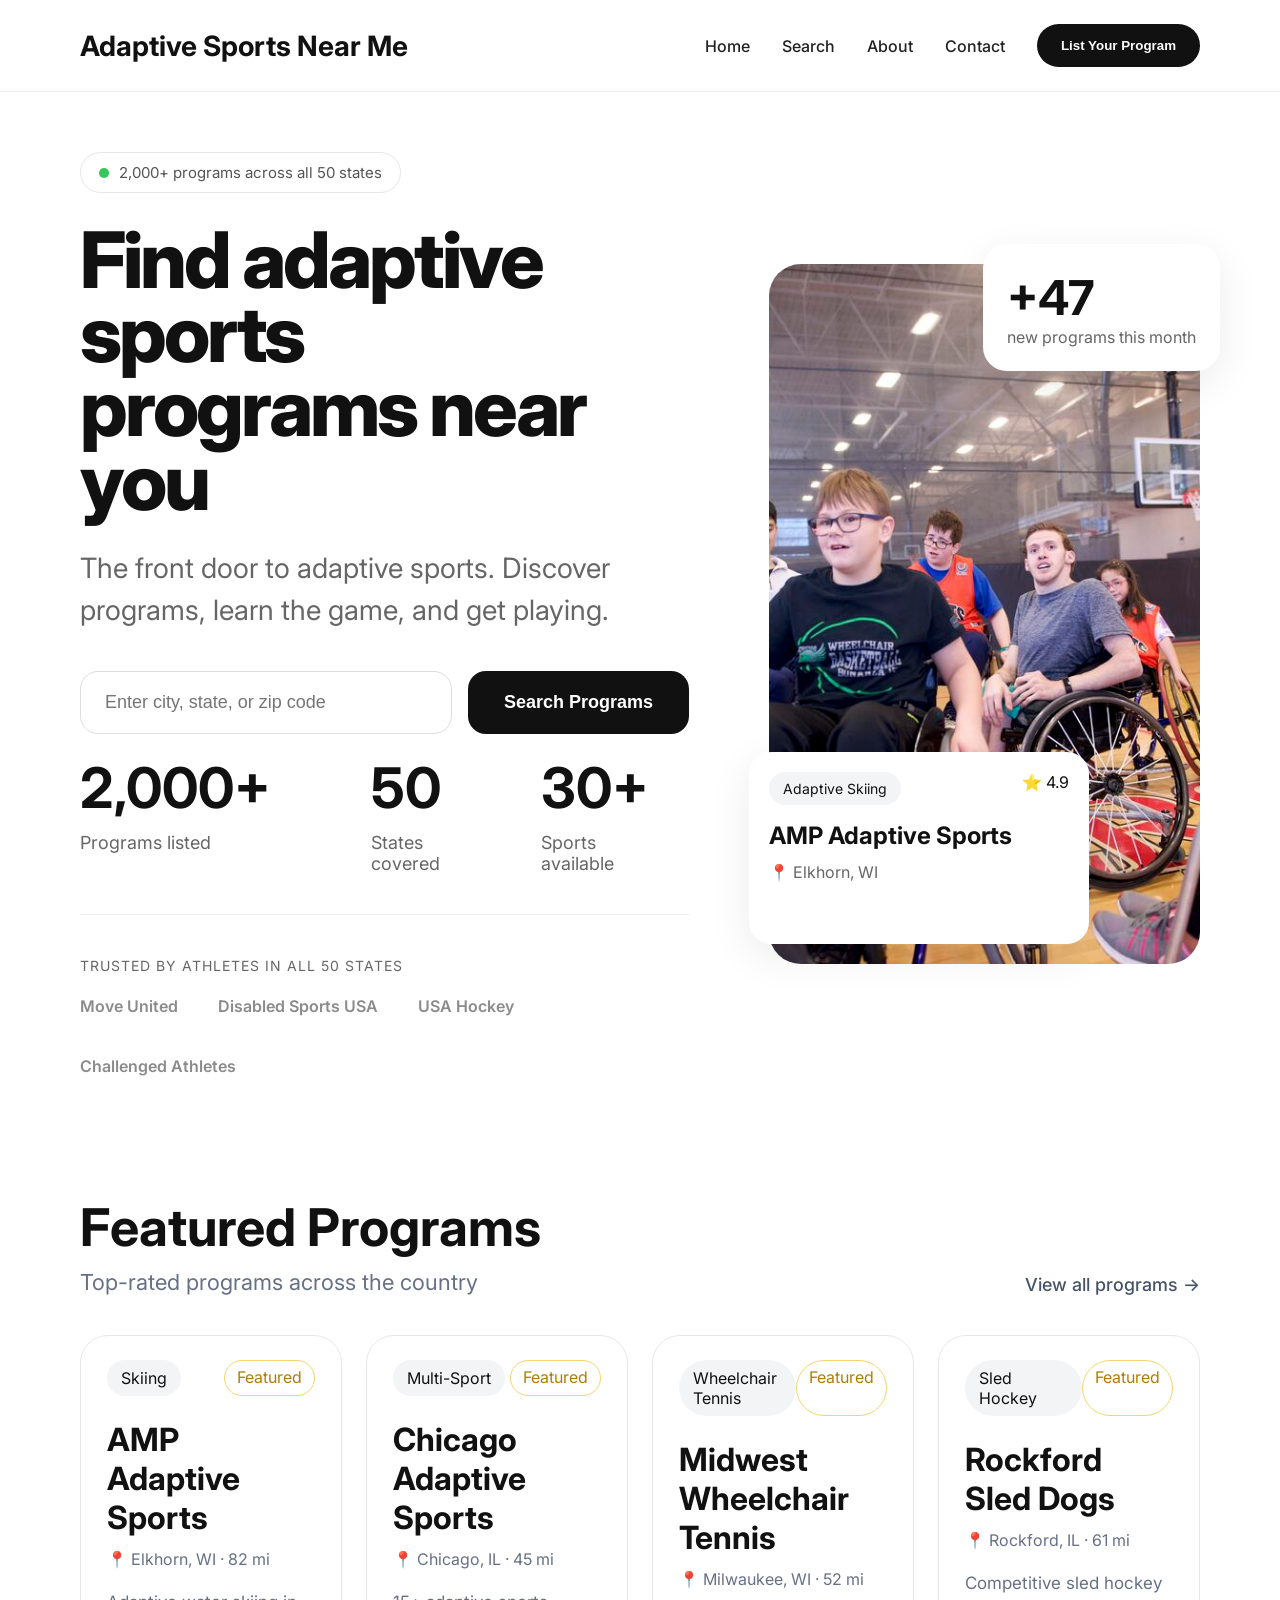
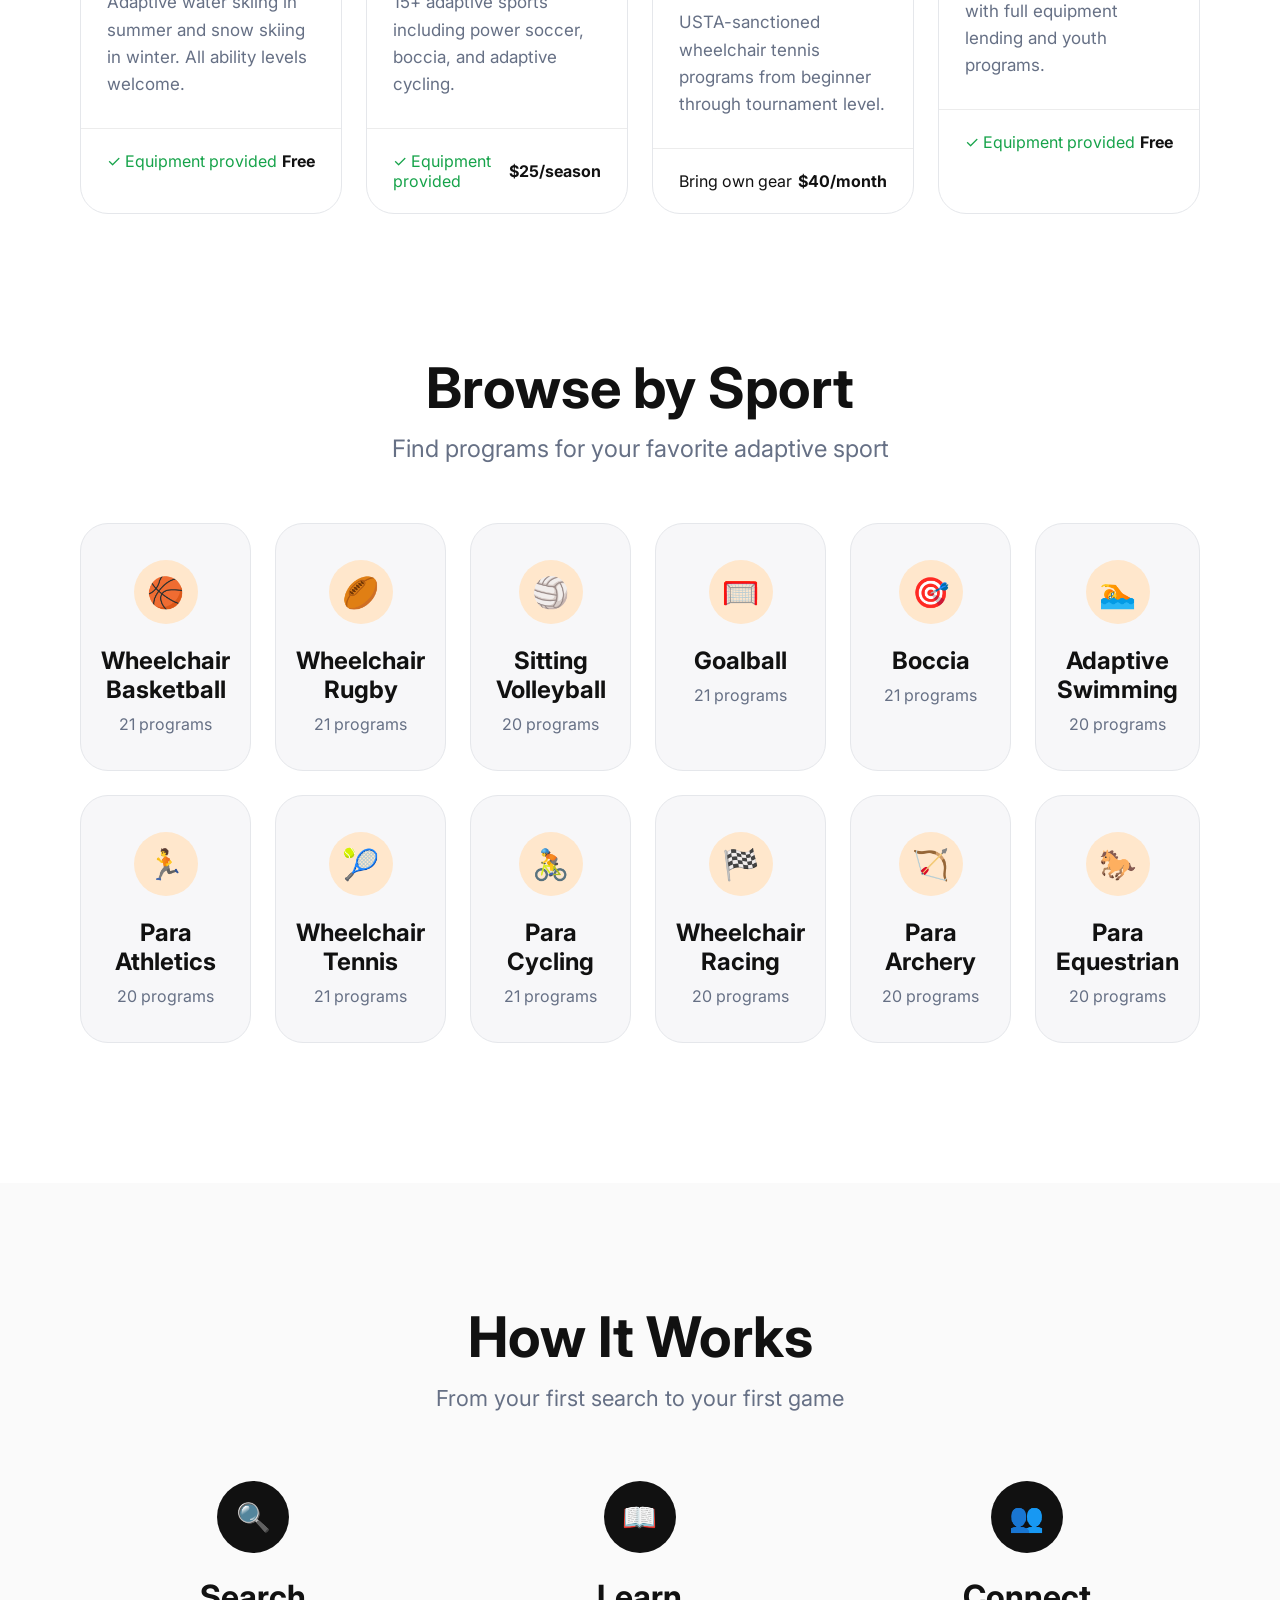
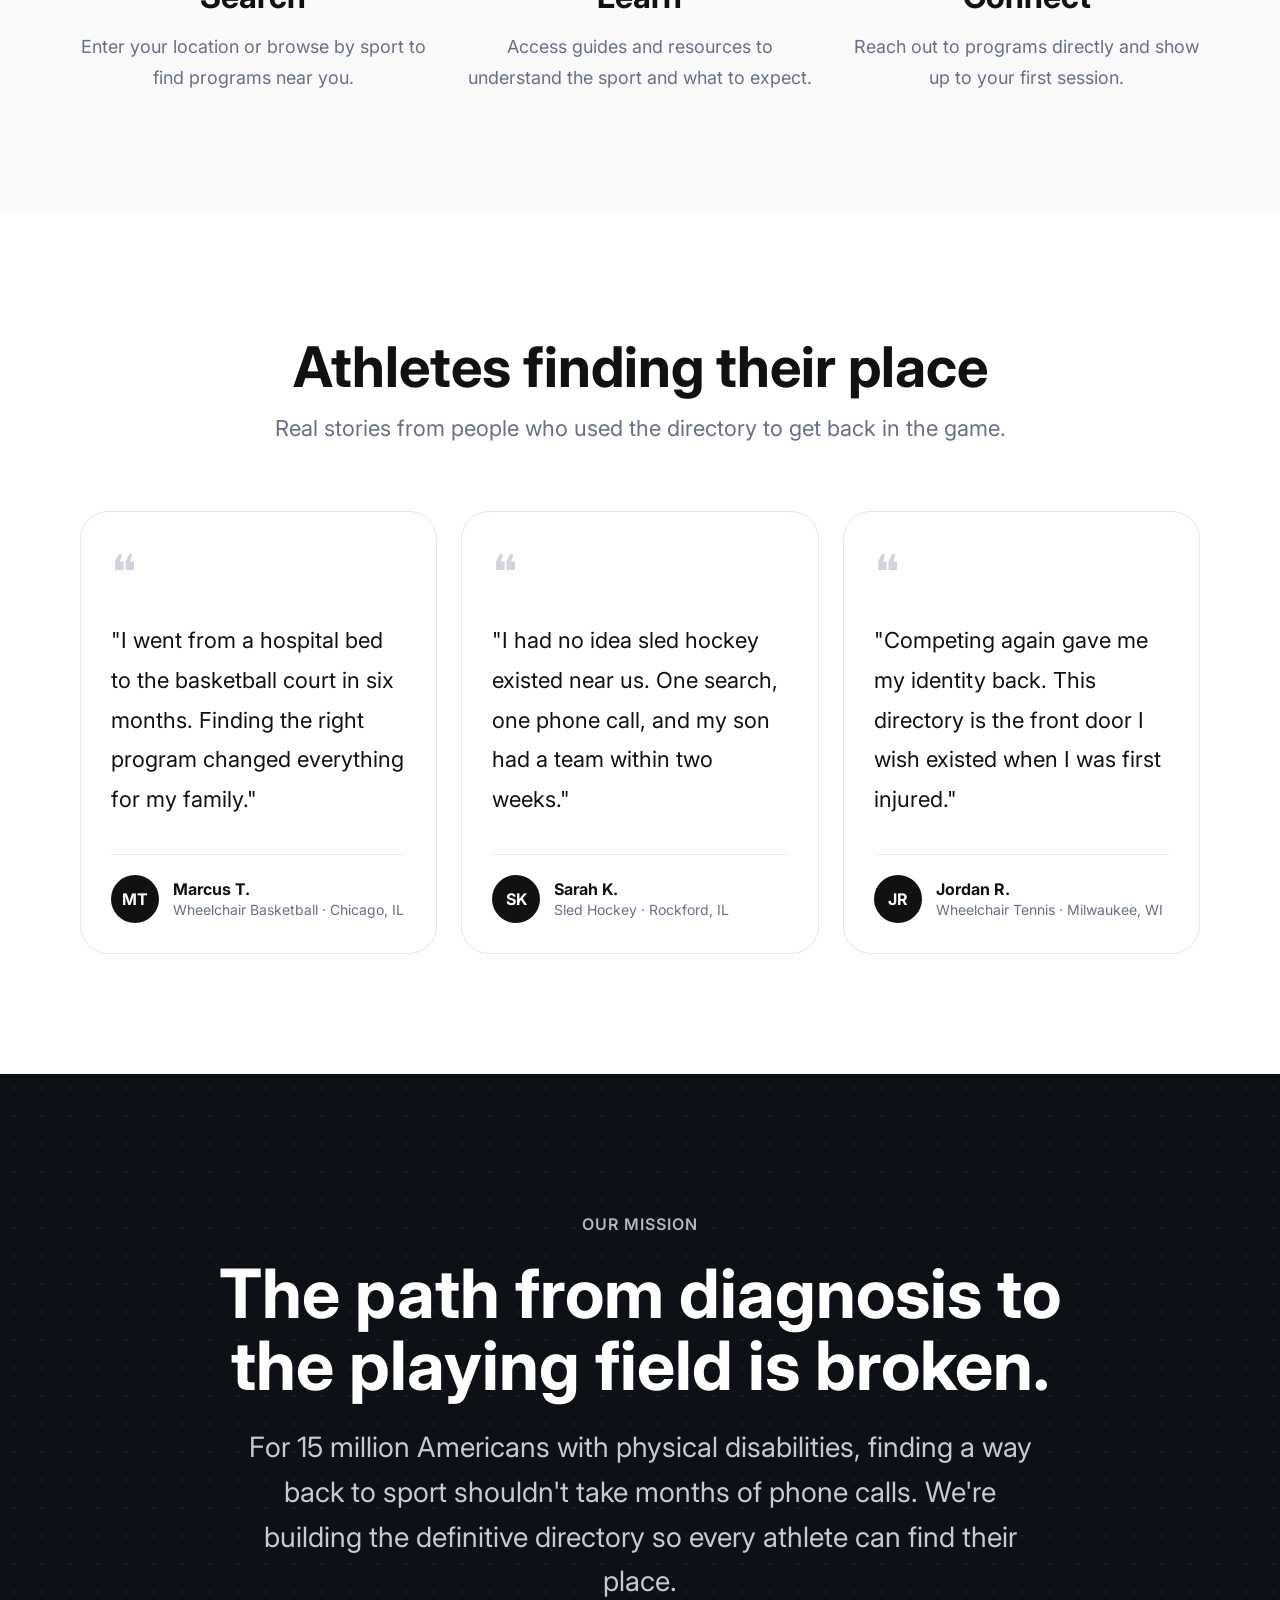
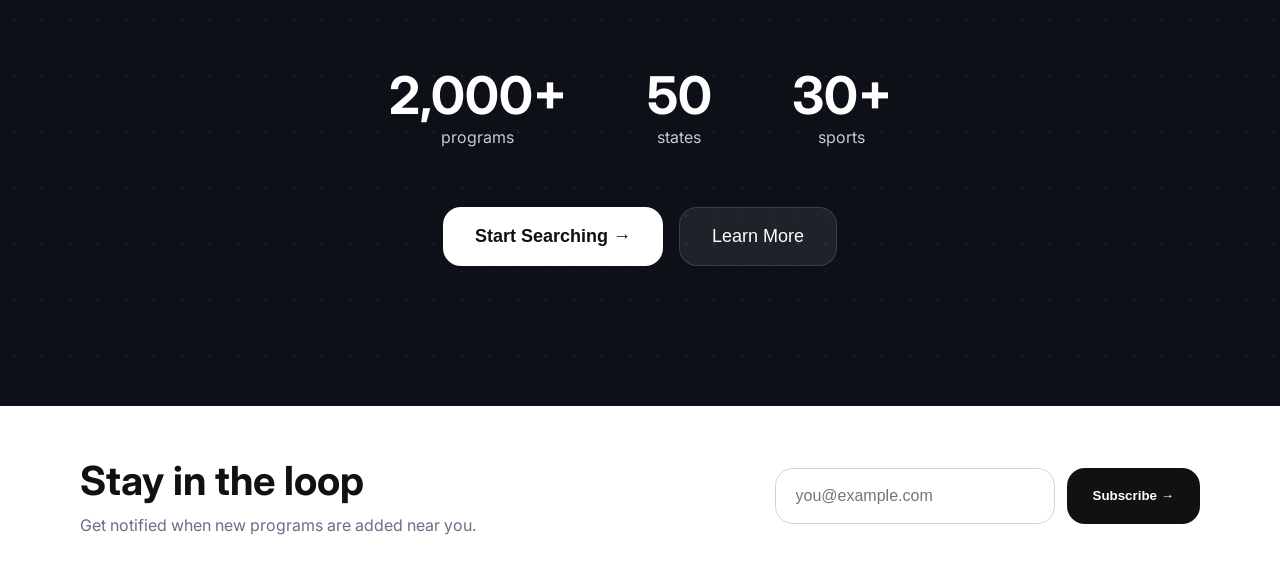
<file: app/index.html>
<!-- Hello! This is the html for the home page of ASNM, I won't be here for any other semesters that this project is worked on so here's some comments and stuff to help whoever's doing this next figure out what the heck is going on, Eventually this will be changed from a html file to a php file-->
<!DOCTYPE html>
<html lang="en">
<!-- Pretty standard head, basic stuff,only wach thing is the gogle font api, which is left over form Alec's inital AI demo
All styling for all pages across the entire ASMN website are stored on the style.css page, which is relatively inefficent as a lot of 
extra unneeded styling is loaded, but it isn't bad enough to warrent me fixing quite yet-->
<head>
    <meta charset="UTF-8">
    <meta name="viewport" content="width=device-width, initial-scale=1.0">
    <title>Adaptive Sports Near Me</title>
    <link rel="stylesheet" href="style.css">
    <link rel="icon" type="image/x-icon" href="./img/asnm.jpg">
    <link href="https://fonts.googleapis.com/css2?family=Inter:wght@300;400;500;600;700;800&display=swap" rel="stylesheet">
</head>
<body>
    <!-- This is the html for the navigation bar, again all pretty standard, has the logo text in the top left, and then links
    to all of the other sites on the right, as well as a button that currently does nothing which will eventually allow you to manually enter data
    into the sql database-->
    <header class="navbar">
        <div class="logo">Adaptive Sports Near Me
        </div>
        <nav>
            <a href="./index.html">Home</a>
            <a href="./search/index.php">Search</a>
            <a href="./about/index.html">About</a>
            <a href="#">Contact</a>
            <button class="nav-btn">List Your Program</button>
        </nav>
    </header>
    <!--This is the html for the main section of the home page, the main thing here is the search bar, which wile currently not working, will eventually call the same funciton as the search bar on the search page, which will show the user the programs best suited for them-->
    <section class="hero">

        <div class="hero-content">

            <div class="badge">
                <span class="dot"></span>
                2,000+ programs across all 50 states
            </div>

            <h1>
                Find adaptive sports
                <br>
                programs near you
            </h1>

            <p>
                The front door to adaptive sports. Discover programs,
                learn the game, and get playing.
            </p>

            <div class="search-area">
                <input
                    type="text"
                    placeholder="Enter city, state, or zip code"
                >
                <button>Search Programs</button>
            </div>

            
            <!--Stats stuff isn't live yet, but the plan for once the database stuff is actually all worked out is for these stats to be live, the number of programs listed will be rounded to the nearest 50, the number of states covered will be exact, and the number of sports availabe will also be exact -->
            <div class="stats">

                <div class="stat">
                    <h2>2,000+</h2>
                    <span>Programs listed</span>
                </div>

                <div class="stat">
                    <h2>50</h2>
                    <span>States covered</span>
                </div>

                <div class="stat">
                    <h2>30+</h2>
                    <span>Sports available</span>
                </div>

            </div>
            <!-- This part will probably just be changed once we have some actual user testimonal-->
            <div class="trusted">
                <p>TRUSTED BY ATHLETES IN ALL 50 STATES</p>

                <div class="logos">
                    <span>Move United</span>
                    <span>Disabled Sports USA</span>
                    <span>USA Hockey</span>
                    <span>Challenged Athletes</span>
                </div>
            </div>

        </div>

        <div class="hero-image">
            <!-- Hard coded right now, but when updated to php this will be a count of all of the programs added to instnaces in the last 30 days.-->
            <div class="floating-card">
                <h3>+47</h3>
                <span>new programs this month</span>
            </div>

            <img src= "./img/coach.jpg">
            <!-- When this page is made dynamic this will take the highest rated program that was added in the last 5 days and display it, if no programs have been added, then just use the last displayed program-->
            <div class="program-card">
                <div class="card-top">
                    <span class="tag">Adaptive Skiing</span>
                    <span>⭐ 4.9</span>
                </div>

                <h4>AMP Adaptive Sports</h4>
                <p>📍 Elkhorn, WI</p>
            </div>

        </div>

    </section>
    <!-- This is also just hard coded for now, but eventually it will show the top 4 programs that were added to the database within the last 30 days.-->
    <section class="featured-programs">

    <div class="section-header">
        <div>
            <h2>Featured Programs</h2>
            <p>Top-rated programs across the country</p>
        </div>

        <a href="#" class="view-all">
            View all programs →
        </a>
    </div>

    <div class="program-grid">

        <div class="program-item">
            <div class="card-header">
                <span class="category">Skiing</span>
                <span class="featured">Featured</span>
            </div>

            <h3>AMP Adaptive Sports</h3>

            <div class="location">
                📍 Elkhorn, WI · 82 mi
            </div>

            <p>
                Adaptive water skiing in summer and snow skiing
                in winter. All ability levels welcome.
            </p>

            <div class="card-footer">
                <span class="equipment">✓ Equipment provided</span>
                <strong>Free</strong>
            </div>
        </div>

        <div class="program-item">
            <div class="card-header">
                <span class="category">Multi-Sport</span>
                <span class="featured">Featured</span>
            </div>

            <h3>Chicago Adaptive Sports</h3>

            <div class="location">
                📍 Chicago, IL · 45 mi
            </div>

            <p>
                15+ adaptive sports including power soccer,
                boccia, and adaptive cycling.
            </p>

            <div class="card-footer">
                <span class="equipment">✓ Equipment provided</span>
                <strong>$25/season</strong>
            </div>
        </div>

        <div class="program-item">
            <div class="card-header">
                <span class="category">Wheelchair Tennis</span>
                <span class="featured">Featured</span>
            </div>

            <h3>Midwest Wheelchair Tennis</h3>

            <div class="location">
                📍 Milwaukee, WI · 52 mi
            </div>

            <p>
                USTA-sanctioned wheelchair tennis programs
                from beginner through tournament level.
            </p>

            <div class="card-footer">
                <span>Bring own gear</span>
                <strong>$40/month</strong>
            </div>
        </div>

        <div class="program-item">
            <div class="card-header">
                <span class="category">Sled Hockey</span>
                <span class="featured">Featured</span>
            </div>

            <h3>Rockford Sled Dogs</h3>

            <div class="location">
                📍 Rockford, IL · 61 mi
            </div>

            <p>
                Competitive sled hockey with full equipment
                lending and youth programs.
            </p>

            <div class="card-footer">
                <span class="equipment">✓ Equipment provided</span>
                <strong>Free</strong>
            </div>
        </div>

    </div>

</section>
<!--This section will update with the 20 sports that have the most programs, and clicking on a sport will go to the search page with the filter set to that sport -->
<section class="sports-section">

    <div class="sports-header">
        <h2>Browse by Sport</h2>
        <p>Find programs for your favorite adaptive sport</p>
    </div>

    <div class="sports-grid">

        <div class="sport-card">
            <div class="sport-icon">🏀</div>
            <h4>Wheelchair Basketball</h4>
            <span>21 programs</span>
        </div>

        <div class="sport-card">
            <div class="sport-icon">🏉</div>
            <h4>Wheelchair Rugby</h4>
            <span>21 programs</span>
        </div>

        <div class="sport-card">
            <div class="sport-icon">🏐</div>
            <h4>Sitting Volleyball</h4>
            <span>20 programs</span>
        </div>

        <div class="sport-card">
            <div class="sport-icon">🥅</div>
            <h4>Goalball</h4>
            <span>21 programs</span>
        </div>

        <div class="sport-card">
            <div class="sport-icon">🎯</div>
            <h4>Boccia</h4>
            <span>21 programs</span>
        </div>

        <div class="sport-card">
            <div class="sport-icon swim">🏊</div>
            <h4>Adaptive Swimming</h4>
            <span>20 programs</span>
        </div>

        <div class="sport-card">
            <div class="sport-icon">🏃</div>
            <h4>Para Athletics</h4>
            <span>20 programs</span>
        </div>

        <div class="sport-card">
            <div class="sport-icon">🎾</div>
            <h4>Wheelchair Tennis</h4>
            <span>21 programs</span>
        </div>

        <div class="sport-card">
            <div class="sport-icon">🚴</div>
            <h4>Para Cycling</h4>
            <span>21 programs</span>
        </div>

        <div class="sport-card">
            <div class="sport-icon">🏁</div>
            <h4>Wheelchair Racing</h4>
            <span>20 programs</span>
        </div>

        <div class="sport-card">
            <div class="sport-icon">🏹</div>
            <h4>Para Archery</h4>
            <span>20 programs</span>
        </div>

        <div class="sport-card">
            <div class="sport-icon">🐎</div>
            <h4>Para Equestrian</h4>
            <span>20 programs</span>
        </div>

    </div>

</section>
<!-- This part of the site is literally juts basic html-->
<section class="how-it-works">
    <div class="container">
        <div class="section-center">
            <h2>How It Works</h2>
            <p>From your first search to your first game</p>
        </div>

        <div class="steps-grid">
            <div class="step-card">
                <div class="step-icon">🔍</div>
                <h3>Search</h3>
                <p>Enter your location or browse by sport to find programs near you.</p>
            </div>

            <div class="step-card">
                <div class="step-icon">📖</div>
                <h3>Learn</h3>
                <p>Access guides and resources to understand the sport and what to expect.</p>
            </div>

            <div class="step-card">
                <div class="step-icon">👥</div>
                <h3>Connect</h3>
                <p>Reach out to programs directly and show up to your first session.</p>
            </div>
        </div>
    </div>
</section>
<!--When we get some real testimonials, we will actually use them -->
<section class="testimonials">
    <div class="container">

        <div class="section-center">
            <h2>Athletes finding their place</h2>
            <p>Real stories from people who used the directory to get back in the game.</p>
        </div>

        <div class="testimonial-grid">

            <div class="testimonial-card">
                <div class="quote">❝</div>
                <p>
                    "I went from a hospital bed to the basketball court in six months.
                    Finding the right program changed everything for my family."
                </p>

                <div class="testimonial-user">
                    <div class="avatar">MT</div>
                    <div>
                        <h4>Marcus T.</h4>
                        <span>Wheelchair Basketball · Chicago, IL</span>
                    </div>
                </div>
            </div>

            <div class="testimonial-card">
                <div class="quote">❝</div>
                <p>
                    "I had no idea sled hockey existed near us. One search, one phone call,
                    and my son had a team within two weeks."
                </p>

                <div class="testimonial-user">
                    <div class="avatar">SK</div>
                    <div>
                        <h4>Sarah K.</h4>
                        <span>Sled Hockey · Rockford, IL</span>
                    </div>
                </div>
            </div>

            <div class="testimonial-card">
                <div class="quote">❝</div>
                <p>
                    "Competing again gave me my identity back. This directory is the front
                    door I wish existed when I was first injured."
                </p>

                <div class="testimonial-user">
                    <div class="avatar">JR</div>
                    <div>
                        <h4>Jordan R.</h4>
                        <span>Wheelchair Tennis · Milwaukee, WI</span>
                    </div>
                </div>
            </div>

        </div>
    </div>
</section>
<!--pretty much what it says -->
<section class="mission">
    <div class="mission-content">
        <span class="mission-tag">OUR MISSION</span>

        <h2>
            The path from diagnosis to<br>
            the playing field is broken.
        </h2>

        <p>
            For 15 million Americans with physical disabilities, finding a way back
            to sport shouldn't take months of phone calls. We're building the
            definitive directory so every athlete can find their place.
        </p>

        <div class="mission-stats">
            <div>
                <strong>2,000+</strong>
                <span>programs</span>
            </div>

            <div>
                <strong>50</strong>
                <span>states</span>
            </div>

            <div>
                <strong>30+</strong>
                <span>sports</span>
            </div>
        </div>

        <div class="mission-buttons">
            <button class="primary-btn">Start Searching →</button>
            <button class="secondary-btn">Learn More</button>
        </div>
    </div>
</section>
<!--This is a low priority, but if we can get a newsletter started this is where we'll do it, -->
<section class="newsletter">
    <div class="container newsletter-inner">

        <div>
            <h3>Stay in the loop</h3>
            <p>Get notified when new programs are added near you.</p>
        </div>

        <form class="newsletter-form">
            <input type="email" placeholder="you@example.com">
            <button type="submit">Subscribe →</button>
        </form>

    </div>
</section>

</body>
</html>
</file>
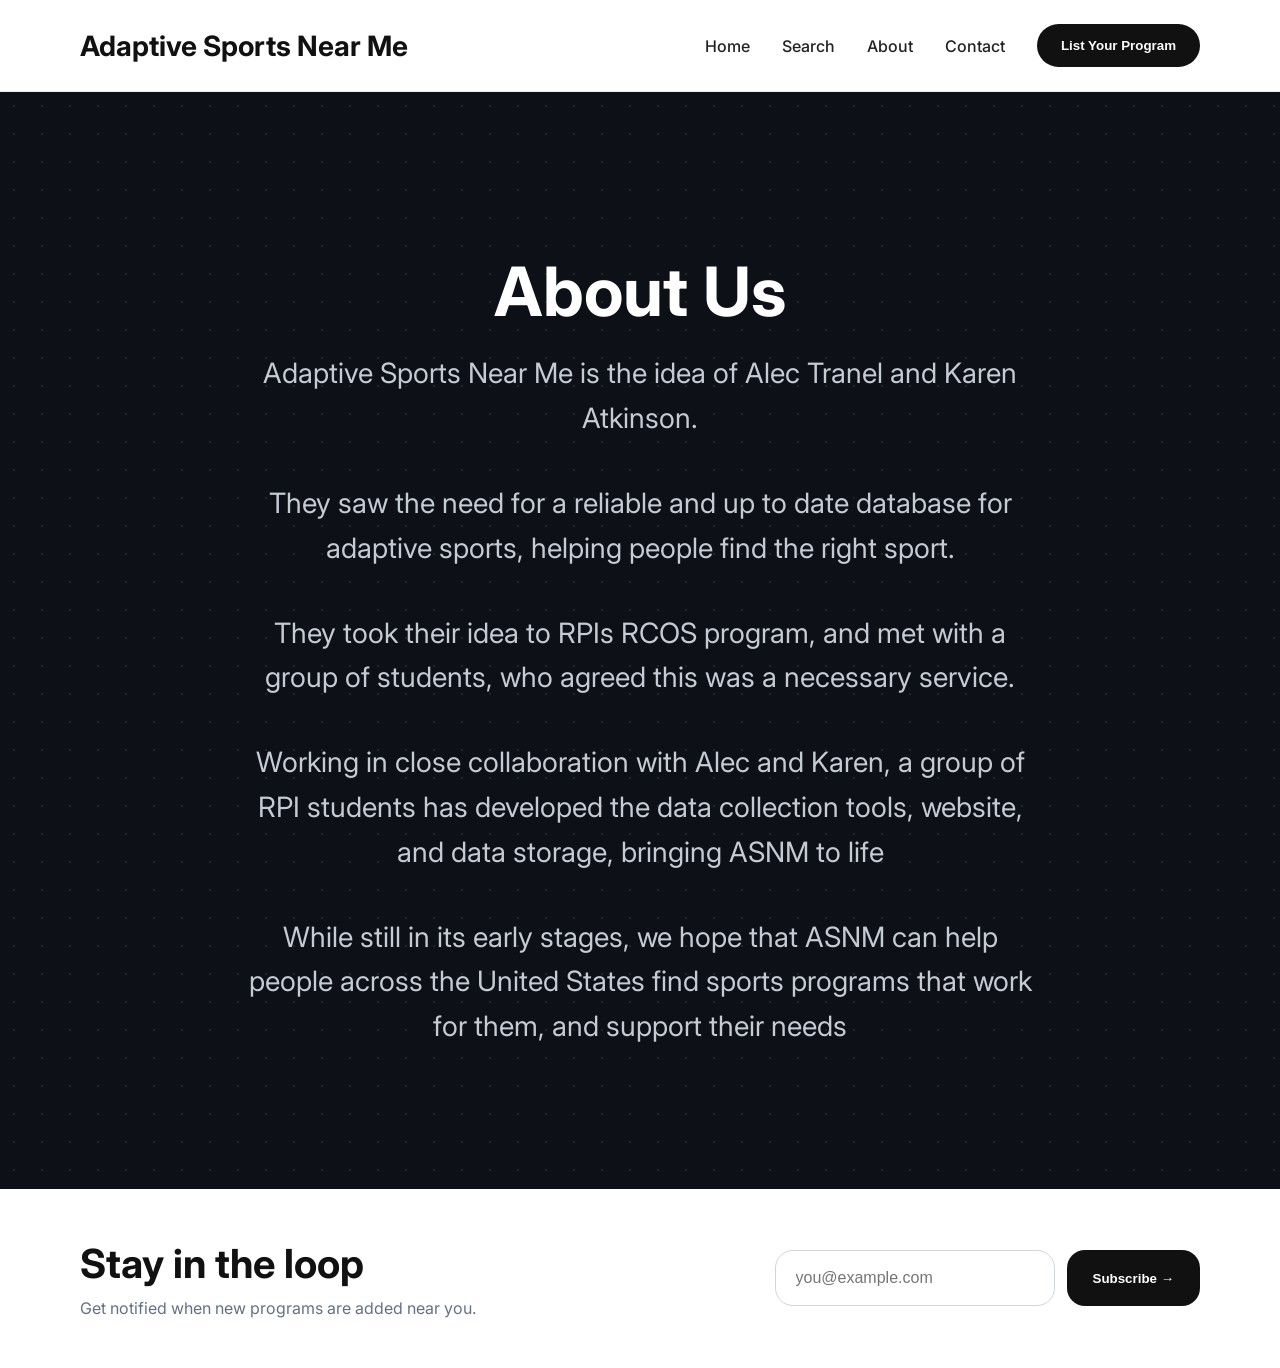
<file: app/about/index.html>
<!DOCTYPE html>
<html lang="en">
<head>
    <meta charset="UTF-8">
    <meta name="viewport" content="width=device-width, initial-scale=1.0">
    <title>About Us</title>
    <link rel="icon" type="image/x-icon" href="../img/asnm.jpg">
    <link rel="stylesheet" href="../style.css">
    <link href="https://fonts.googleapis.com/css2?family=Inter:wght@300;400;500;600;700;800&display=swap" rel="stylesheet">
</head>
<body>
	<header class="navbar">
        <div class="logo" >Adaptive Sports Near Me
        </div>
        <nav>
            <a href="../index.html">Home</a>
            <a href="../search/index.php">Search</a>
            <a href="./index.html">About</a>
            <a href="#">Contact</a>
            <button class="nav-btn">List Your Program</button>
        </nav>
	</header>

    <section class="mission">
    <div class="mission-content">
        <h2> About Us</h2>

      
        <p>Adaptive Sports Near Me is the idea of Alec Tranel and Karen Atkinson.</p><br><br>
        <p>They saw the need for a reliable and up to date database for adaptive sports, helping people find the right sport.</p><br><br>
        <p>They took their idea to RPIs RCOS program, and met with a group of students, who agreed this was a necessary service.</p><br><br>
        <p>Working in close collaboration with Alec and Karen, a group of RPI students has developed the data collection tools, website, and data storage, bringing ASNM to life</p><br><br>
        <p>While still in its early stages, we hope that ASNM can help people across the United States find sports programs that work for them, and
        support their needs</p>
    </div>
    </section>


    <section class="newsletter">
        <div class="container newsletter-inner">

            <div>
                <h3>Stay in the loop</h3>
                <p>Get notified when new programs are added near you.</p>
            </div>

            <form class="newsletter-form">
                <input type="email" placeholder="you@example.com">
                <button type="submit">Subscribe →</button>
            </form>

        </div>
    </section>
</body>
</file>
<file: app/style.css>
* {
    margin: 0;
    padding: 0;
    box-sizing: border-box;
}

body {
    font-family: "Inter", sans-serif;
    background: #fff;
    color: #111;
}

.container {
    max-width: 1400px;
    margin: auto;
}

/* NAVBAR */

.navbar {
    display: flex;
    justify-content: space-between;
    align-items: center;
    padding: 24px 80px;
    border-bottom: 1px solid #eee;
}

.logo {
    font-size: 28px;
    font-weight: 700;
}

nav {
    display: flex;
    align-items: center;
    gap: 32px;
}

nav a {
    text-decoration: none;
    color: #222;
    font-weight: 500;
}

.nav-btn {
    background: #111;
    color: white;
    border: none;
    padding: 14px 24px;
    border-radius: 999px;
    font-weight: 600;
    cursor: pointer;
}

/* HERO */

.hero {
    max-width: 1400px;
    margin: 60px auto;
    padding: 0 80px;
    display: flex;
    align-items: center;
    gap: 80px;
}

.hero-content {
    flex: 1;
}

.badge {
    display: inline-flex;
    align-items: center;
    gap: 10px;
    padding: 10px 18px;
    border: 1px solid #e5e7eb;
    border-radius: 999px;
    font-size: 15px;
    color: #555;
    margin-bottom: 30px;
}

.dot {
    width: 10px;
    height: 10px;
    background: #34c759;
    border-radius: 50%;
}

.hero h1 {
    font-size: 78px;
    line-height: 0.95;
    font-weight: 800;
    margin-bottom: 28px;
    letter-spacing: -3px;
}

.hero p {
    font-size: 28px;
    line-height: 1.5;
    color: #666;
    max-width: 700px;
    margin-bottom: 40px;
}

/* SEARCH */

.search-area {
    display: flex;
    gap: 16px;
    margin-bottom: 20px;
}

.search-area input {
    flex: 1;
    padding: 20px 24px;
    border: 1px solid #ddd;
    border-radius: 18px;
    font-size: 18px;
}

.search-area button {
    background: #111;
    color: white;
    border: none;
    padding: 20px 36px;
    border-radius: 18px;
    font-size: 18px;
    font-weight: 600;
    cursor: pointer;
}

.location-link {
    color: #666;
    margin-bottom: 60px;
    font-size: 16px;
}

/* STATS */

.stats {
    display: flex;
    gap: 60px;
    padding-bottom: 40px;
    border-bottom: 1px solid #eee;
}

.stat {
    padding-right: 40px;
}

.stat h2 {
    font-size: 56px;
    margin-bottom: 10px;
}

.stat span {
    color: #666;
    font-size: 18px;
}

/* TRUSTED */

.trusted {
    margin-top: 40px;
}

.trusted p {
    font-size: 14px;
    color: #666;
    letter-spacing: 1px;
    margin-bottom: 20px;
}

.logos {
    display: flex;
    flex-wrap: wrap;
    gap: 40px;
    color: #8b8b8b;
    font-weight: 600;
}

/* IMAGE */

.hero-image {
    flex: 1;
    position: relative;
}

.hero-image img {
    width: 100%;
    border-radius: 32px;
    display: block;
    object-fit: cover;
    min-height: 700px;
}

/* FLOATING CARD */

.floating-card {
    position: absolute;
    top: -20px;
    right: -20px;
    background: white;
    padding: 24px;
    border-radius: 24px;
    box-shadow: 0 12px 40px rgba(0,0,0,0.08);
    z-index: 2;
}

.floating-card h3 {
    font-size: 48px;
}

.floating-card span {
    color: #666;
}

/* PROGRAM CARD */

.program-card {
    position: absolute;
    left: -20px;
    bottom: 20px;
    background: white;
    width: 340px;
    padding: 20px;
    border-radius: 22px;
    box-shadow: 0 12px 40px rgba(0,0,0,0.08);
}

.card-top {
    display: flex;
    justify-content: space-between;
    margin-bottom: 16px;
}

.tag {
    background: #f3f4f6;
    padding: 8px 14px;
    border-radius: 999px;
    font-size: 14px;
}

.program-card h4 {
    font-size: 24px;
    margin-bottom: 10px;
}

.program-card p {
    font-size: 16px;
    color: #666;
}


.featured-programs {
    max-width: 1400px;
    margin: 120px auto;
    padding: 0 80px;
}

.section-header {
    display: flex;
    justify-content: space-between;
    align-items: flex-end;
    margin-bottom: 40px;
}

.section-header h2 {
    font-size: 52px;
    margin-bottom: 10px;
}

.section-header p {
    color: #667085;
    font-size: 22px;
}

.view-all {
    color: #475467;
    text-decoration: none;
    font-size: 18px;
    font-weight: 500;
}

.program-grid {
    display: grid;
    grid-template-columns: repeat(4, 1fr);
    gap: 24px;
}

.program-item {
    border: 1px solid #e5e7eb;
    border-radius: 28px;
    overflow: hidden;
    background: white;
}

.program-item h3 {
    font-size: 32px;
    padding: 0 26px;
    margin-bottom: 12px;
}

.location {
    padding: 0 26px;
    color: #667085;
    margin-bottom: 20px;
}

.program-item p {
    padding: 0 26px 30px;
    color: #667085;
    font-size: 17px;
    line-height: 1.6;
}

.card-header {
    display: flex;
    justify-content: space-between;
    padding: 24px 26px;
}

.category {
    background: #f3f4f6;
    padding: 8px 14px;
    border-radius: 999px;
}

.featured {
    border: 1px solid #f6d36f;
    color: #b07d00;
    padding: 6px 12px;
    border-radius: 999px;
}

.card-footer {
    border-top: 1px solid #ececec;
    padding: 22px 26px;
    display: flex;
    justify-content: space-between;
    align-items: center;
}

.equipment {
    color: #16a34a;
}
.sports-section {
    max-width: 1400px;
    margin: 140px auto;
    padding: 0 80px;
}

.sports-header {
    text-align: center;
    margin-bottom: 60px;
}

.sports-header h2 {
    font-size: 56px;
    margin-bottom: 12px;
}

.sports-header p {
    font-size: 24px;
    color: #667085;
}

.sports-grid {
    display: grid;
    grid-template-columns: repeat(6, 1fr);
    gap: 24px;
}

.sport-card {
    background: #f7f7f9;
    border: 1px solid #e5e7eb;
    border-radius: 28px;
    padding: 36px 20px;
    text-align: center;
    transition: all .25s ease;
}

.sport-card:hover {
    transform: translateY(-5px);
    background: white;
    box-shadow: 0 10px 30px rgba(0,0,0,.08);
}

.sport-icon {
    width: 64px;
    height: 64px;
    margin: 0 auto 22px;
    border-radius: 50%;
    display: flex;
    align-items: center;
    justify-content: center;
    font-size: 30px;
}

.sport-card h4 {
    font-size: 24px;
    margin-bottom: 10px;
}

.sport-card span {
    color: #667085;
}

.sport-icon { background:#ffe7cc; }

.how-it-works {
    padding: 120px 80px;
    background: #fafafa;
}

.section-center {
    text-align: center;
    margin-bottom: 70px;
}

.section-center h2 {
    font-size: 56px;
    margin-bottom: 14px;
}

.section-center p {
    color: #667085;
    font-size: 22px;
}

.steps-grid {
    display: grid;
    grid-template-columns: repeat(3, 1fr);
    gap: 40px;
}

.step-card {
    text-align: center;
}

.step-icon {
    width: 72px;
    height: 72px;
    margin: 0 auto 24px;
    border-radius: 50%;
    background: #111;
    color: white;
    display: flex;
    align-items: center;
    justify-content: center;
    font-size: 28px;
}

.step-card h3 {
    font-size: 32px;
    margin-bottom: 16px;
}

.step-card p {
    color: #667085;
    line-height: 1.7;
    font-size: 18px;
}
.testimonials {
    padding: 120px 80px;
}

.testimonial-grid {
    display: grid;
    grid-template-columns: repeat(3, 1fr);
    gap: 24px;
}

.testimonial-card {
    border: 1px solid #e5e7eb;
    border-radius: 28px;
    padding: 30px;
    background: white;
}

.quote {
    font-size: 48px;
    color: #d0d5dd;
    margin-bottom: 20px;
}

.testimonial-card p {
    font-size: 22px;
    line-height: 1.8;
    color: #111;
    margin-bottom: 35px;
}

.testimonial-user {
    border-top: 1px solid #ececec;
    padding-top: 20px;
    display: flex;
    align-items: center;
    gap: 14px;
}

.avatar {
    width: 48px;
    height: 48px;
    border-radius: 50%;
    background: #111;
    color: white;
    display: flex;
    align-items: center;
    justify-content: center;
    font-weight: 700;
}

.testimonial-user span {
    color: #667085;
    font-size: 14px;
}
.mission {
    background: #0d1117;
    color: white;
    padding: 140px 40px;
    position: relative;
    overflow: hidden;
}

.mission::before {
    content: "";
    position: absolute;
    inset: 0;
    background-image:
        radial-gradient(rgba(255,255,255,.08) 1px, transparent 1px);
    background-size: 28px 28px;
}

.mission-content {
    max-width: 900px;
    margin: auto;
    text-align: center;
    position: relative;
    z-index: 2;
}

.mission-tag {
    color: #b0b7c3;
    letter-spacing: 1px;
    font-weight: 600;
}

.mission h2 {
    font-size: 68px;
    line-height: 1.05;
    margin: 24px 0;
}

.mission p {
    max-width: 800px;
    margin: auto;
    color: #c5cad3;
    font-size: 28px;
    line-height: 1.6;
}

.mission-stats {
    display: flex;
    justify-content: center;
    gap: 80px;
    margin: 60px 0;
}

.mission-stats strong {
    display: block;
    font-size: 52px;
}

.mission-stats span {
    color: #c5cad3;
}

.mission-buttons {
    display: flex;
    justify-content: center;
    gap: 16px;
}

.primary-btn {
    background: white;
    color: #111;
    border: none;
    padding: 18px 32px;
    border-radius: 18px;
    font-size: 18px;
    font-weight: 600;
}

.secondary-btn {
    background: rgba(255,255,255,.08);
    color: white;
    border: 1px solid rgba(255,255,255,.12);
    padding: 18px 32px;
    border-radius: 18px;
    font-size: 18px;
}

.newsletter {
    padding: 50px 80px;
}

.newsletter-inner {
    display: flex;
    justify-content: space-between;
    align-items: center;
}

.newsletter h3 {
    font-size: 40px;
    margin-bottom: 10px;
}

.newsletter p {
    color: #667085;
}

.newsletter-form {
    display: flex;
    gap: 12px;
}

.newsletter-form input {
    width: 280px;
    padding: 18px 20px;
    border-radius: 18px;
    border: 1px solid #d0d5dd;
    font-size: 16px;
}

.newsletter-form button {
    background: #111;
    color: white;
    border: none;
    padding: 18px 26px;
    border-radius: 18px;
    font-weight: 600;
    cursor: pointer;
}



/* RESPONSIVE */

@media (max-width: 1100px) {

    .hero {
        flex-direction: column;
        padding: 40px;
    }

    .hero h1 {
        font-size: 54px;
    }

    .hero p {
        font-size: 22px;
    }

    .search-area {
        flex-direction: column;
    }

    .stats {
        flex-direction: column;
        gap: 30px;
    }

    .program-card,
    .floating-card {
        position: static;
        margin-top: 20px;
        width: 100%;
    }
.featured-programs {
    max-width: 1400px;
    margin: 120px auto;
    padding: 0 80px;
}

.section-header {
    display: flex;
    justify-content: space-between;
    align-items: flex-end;
    margin-bottom: 40px;
}

.section-header h2 {
    font-size: 52px;
    margin-bottom: 10px;
}

.section-header p {
    color: #667085;
    font-size: 22px;
}

.view-all {
    color: #475467;
    text-decoration: none;
    font-size: 18px;
    font-weight: 500;
}

.program-grid {
    display: grid;
    grid-template-columns: repeat(4, 1fr);
    gap: 24px;
}

.program-item {
    border: 1px solid #e5e7eb;
    border-radius: 28px;
    overflow: hidden;
    background: white;
}

.program-item h3 {
    font-size: 32px;
    padding: 0 26px;
    margin-bottom: 12px;
}

.location {
    padding: 0 26px;
    color: #667085;
    margin-bottom: 20px;
}

.program-item p {
    padding: 0 26px 30px;
    color: #667085;
    font-size: 17px;
    line-height: 1.6;
}

.card-header {
    display: flex;
    justify-content: space-between;
    padding: 24px 26px;
}

.category {
    background: #f3f4f6;
    padding: 8px 14px;
    border-radius: 999px;
}

.featured {
    border: 1px solid #f6d36f;
    color: #b07d00;
    padding: 6px 12px;
    border-radius: 999px;
}

.card-footer {
    border-top: 1px solid #ececec;
    padding: 22px 26px;
    display: flex;
    justify-content: space-between;
    align-items: center;
}

.equipment {
    color: #16a34a;
}
</file>
